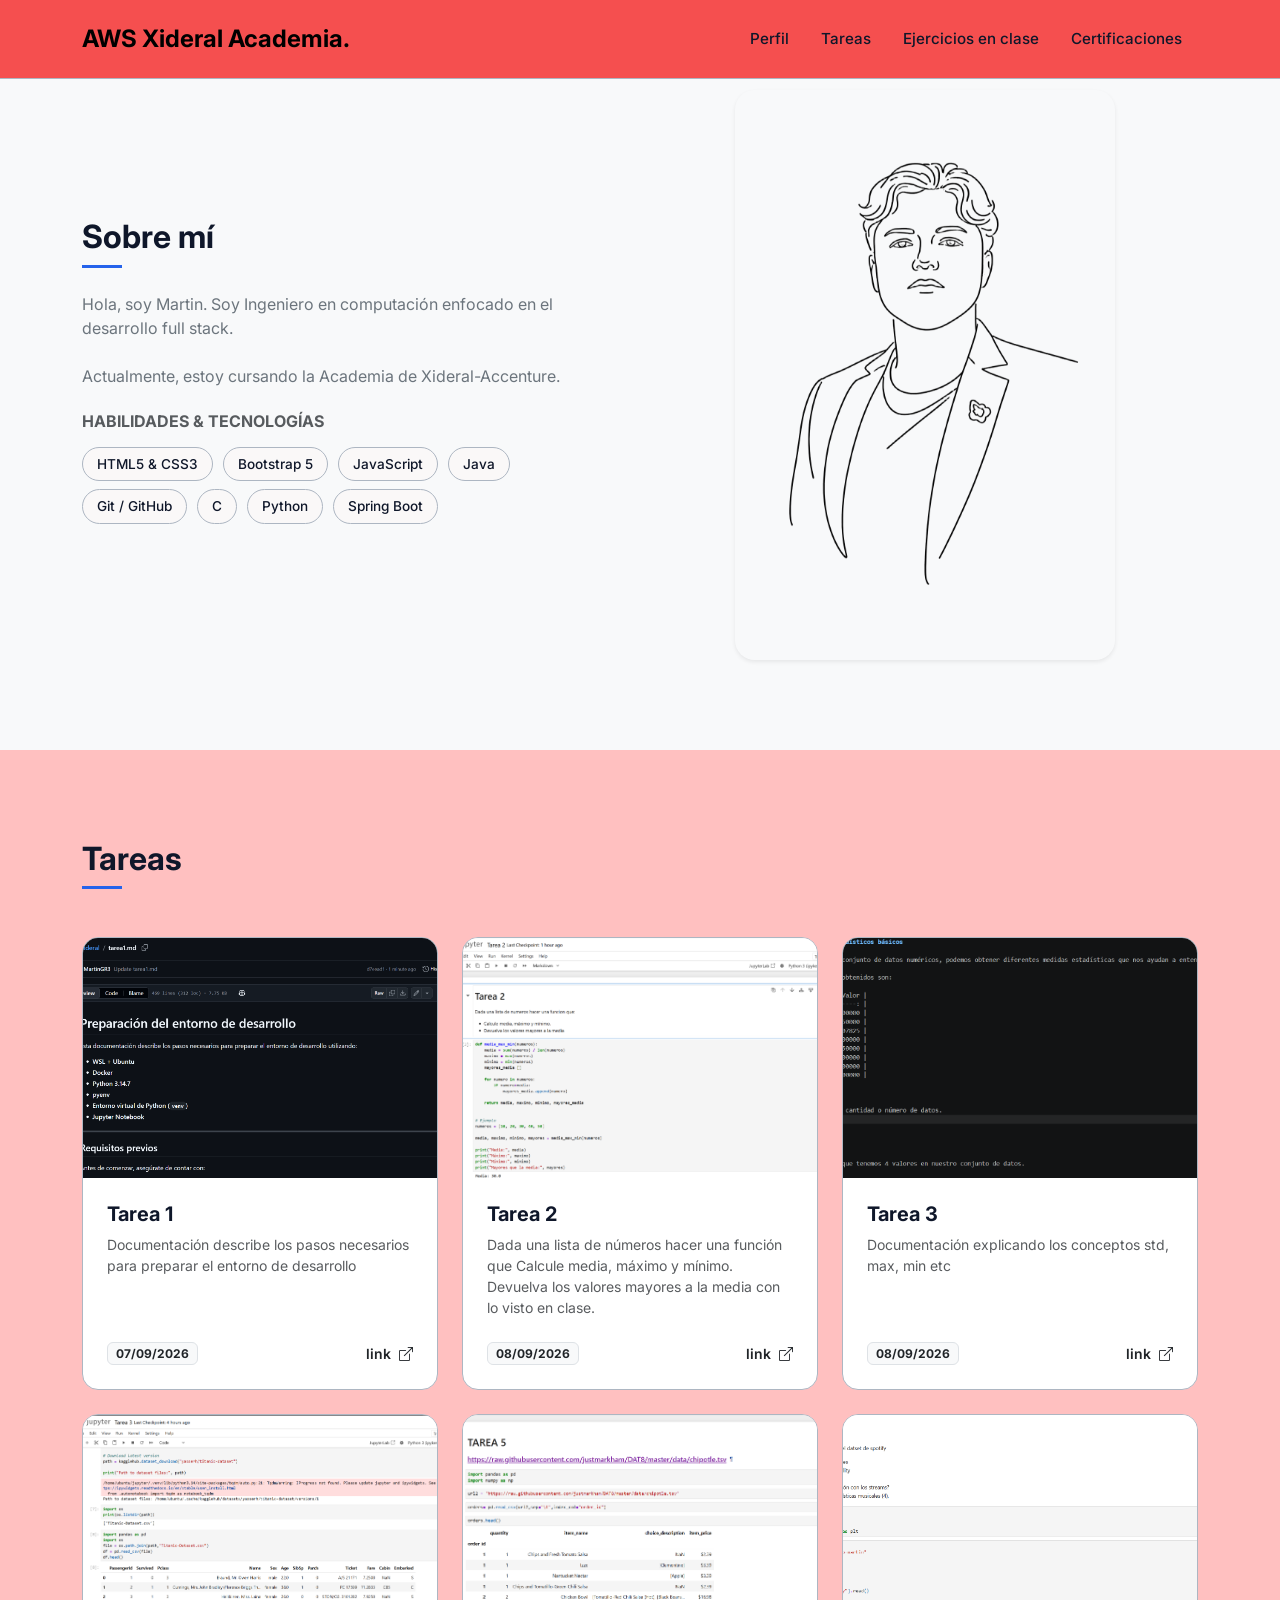
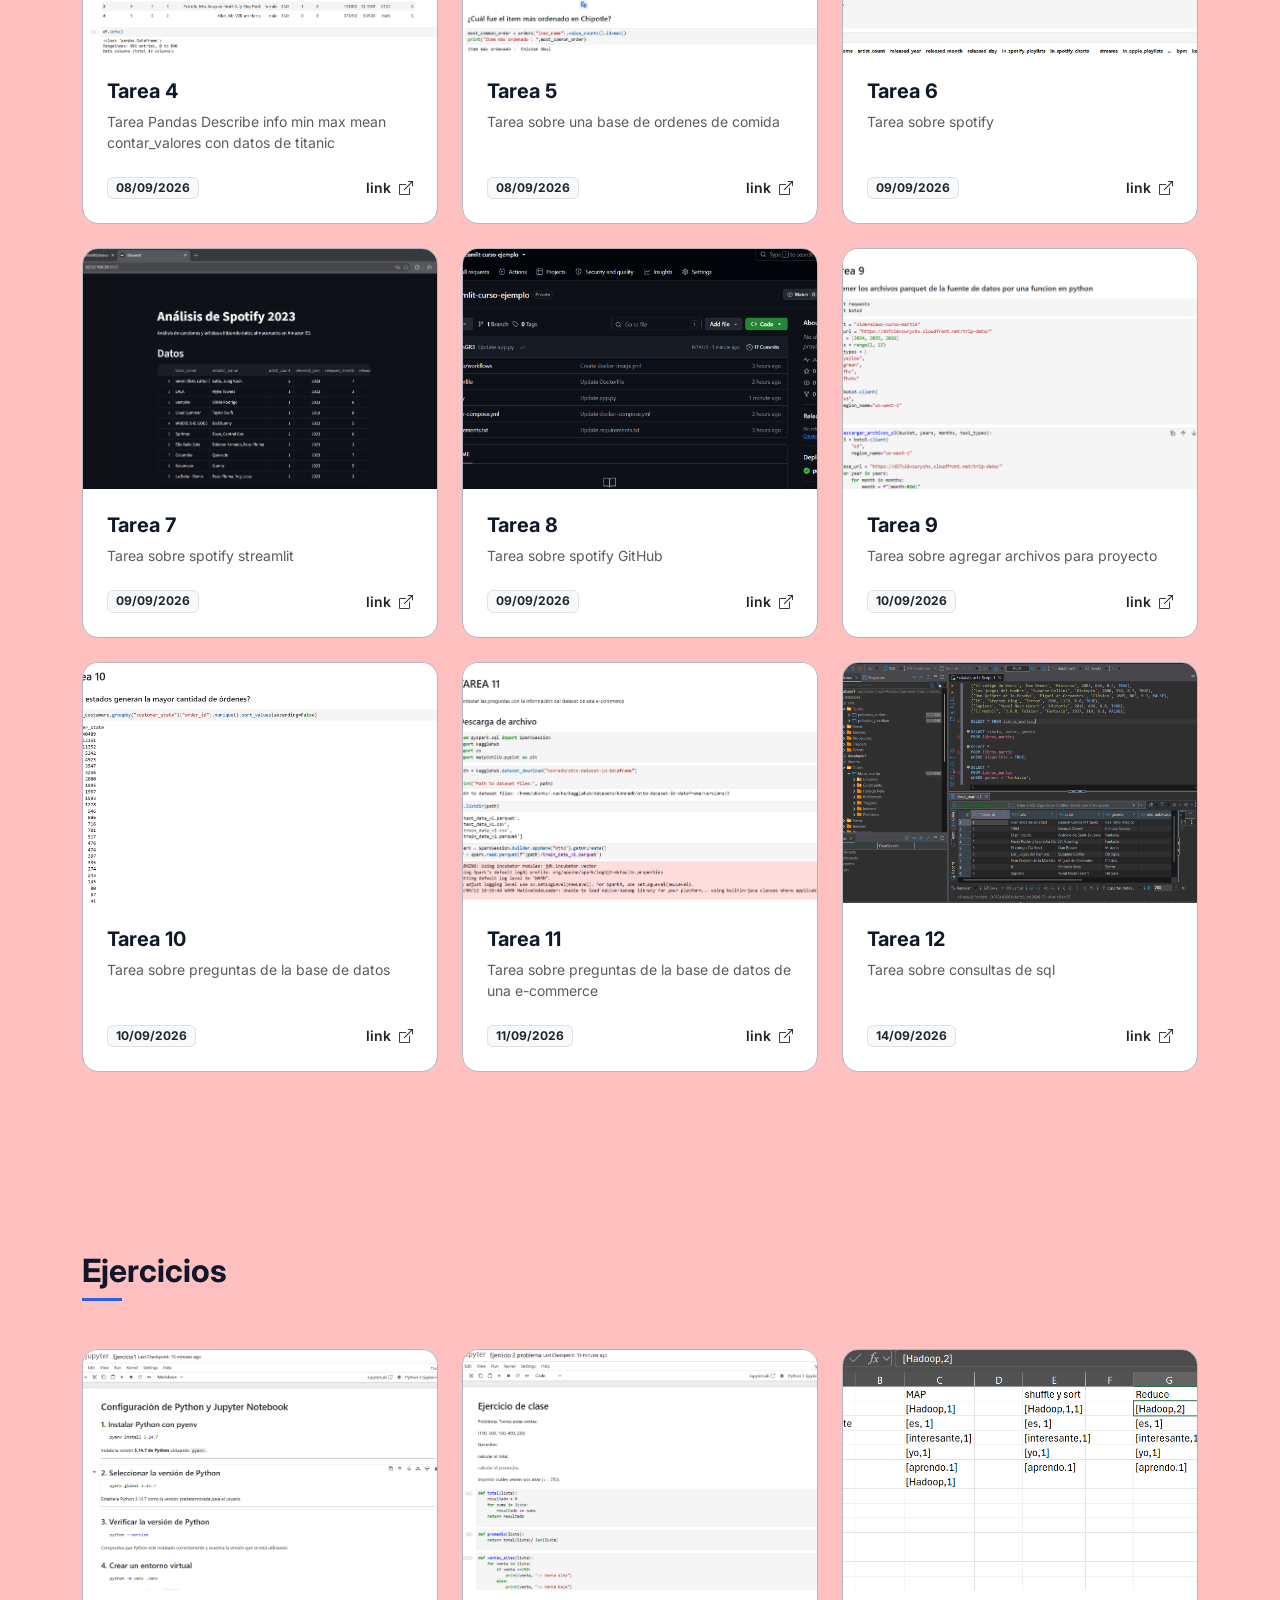
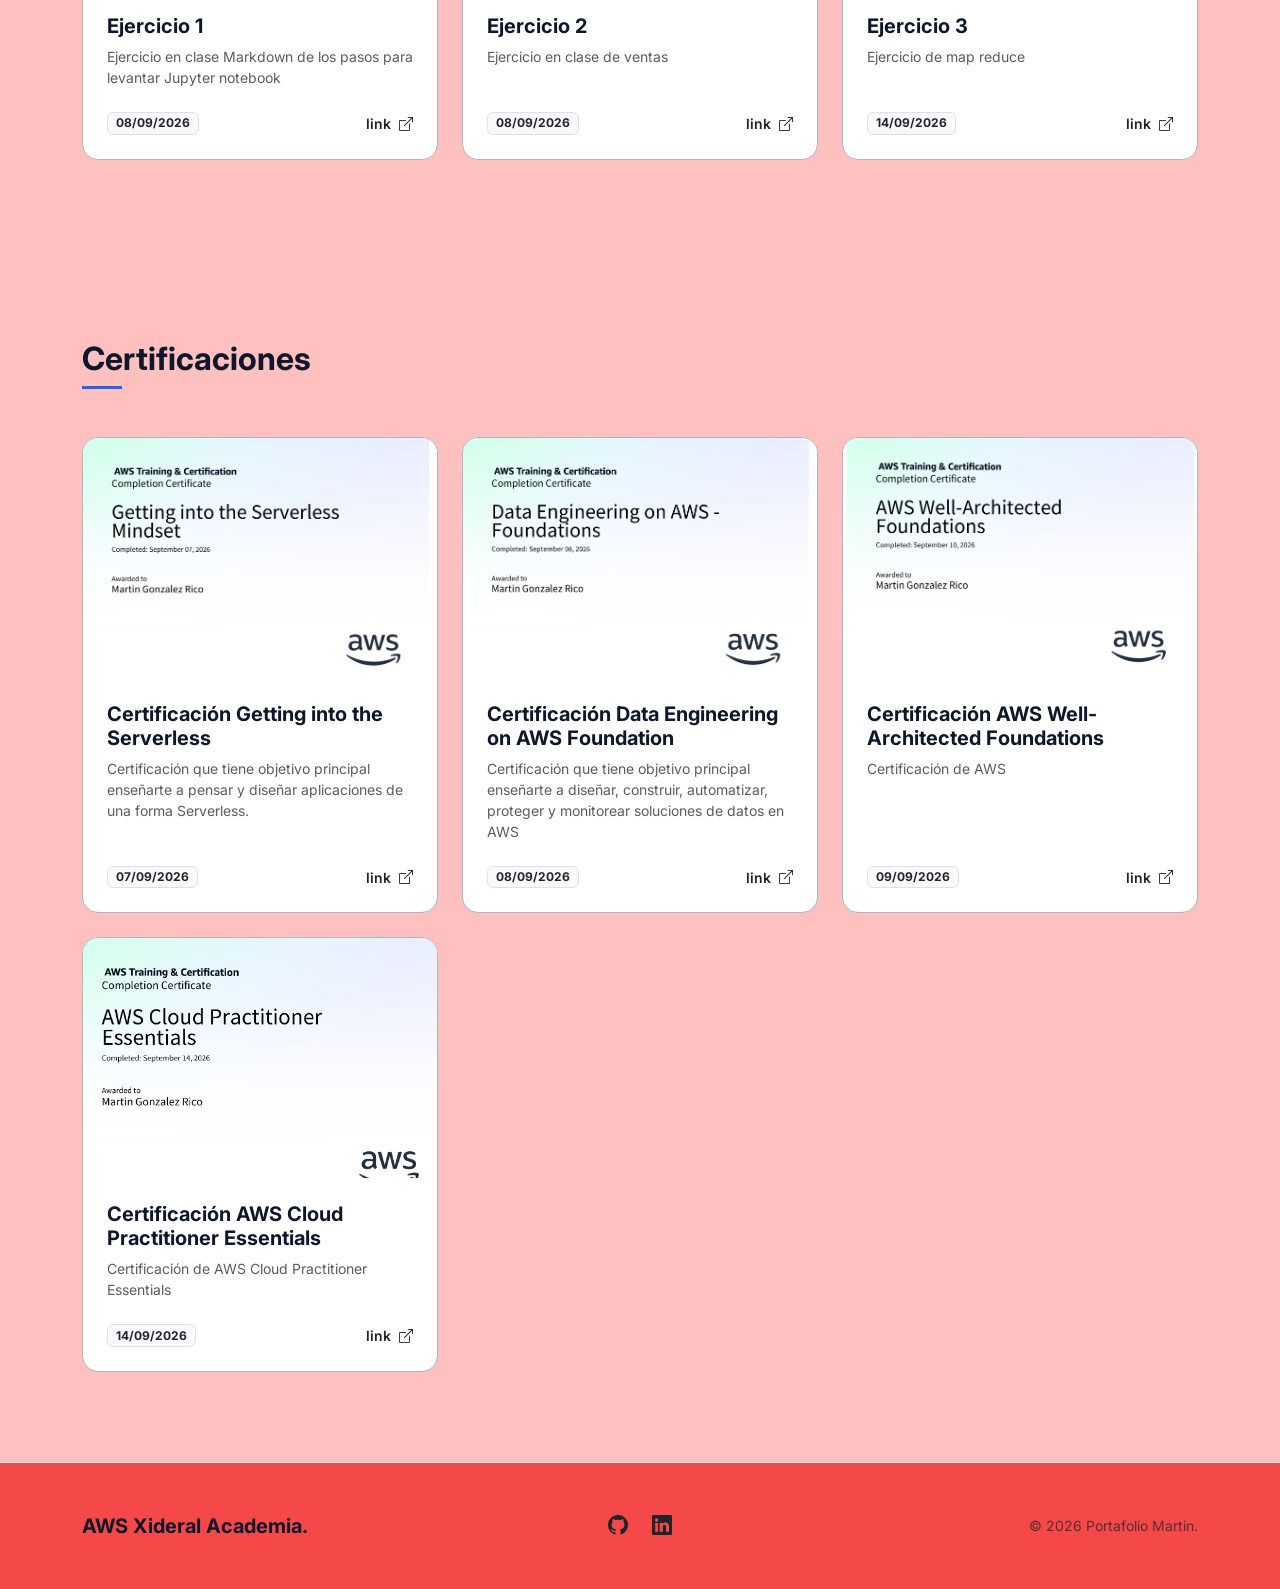
<file: index.html>
<!DOCTYPE html>
<html lang="es">
<head>
    <meta charset="UTF-8">
    <meta name="viewport" content="width=device-width, initial-scale=1.0">
    <title>Portafolio Xideral Academia</title>
    
    <!-- Bootstrap 5 CSS -->
    <link href="https://cdn.jsdelivr.net/npm/bootstrap@5.3.3/dist/css/bootstrap.min.css" rel="stylesheet">
    
    <!-- Bootstrap Icons -->
    <link rel="stylesheet" href="https://cdn.jsdelivr.net/npm/bootstrap-icons@1.11.3/font/bootstrap-icons.min.css">
    
    <!-- Google Fonts (Inter) -->
    <link rel="preconnect" href="https://fonts.googleapis.com">
    <link rel="preconnect" href="https://fonts.gstatic.com" crossorigin>
    <link href="https://fonts.googleapis.com/css2?family=Inter:wght@300;400;500;600;700;800&display=swap" rel="stylesheet">
    <link rel="stylesheet" href="styles.css">
</head>
<body>

    <!-- Navbar -->
    <nav class="navbar navbar-expand-lg navbar-custom fixed-top py-3">
        <div class="container">
            <a class="navbar-brand fw-bold fs-4 tracking-tight" href="#inicio">AWS Xideral Academia.</a>
            
            <button class="navbar-toggler border-0 shadow-none" type="button" data-bs-toggle="collapse" data-bs-target="#navbarNav" aria-controls="navbarNav" aria-expanded="false" aria-label="Toggle navigation">
                <i class="bi bi-list fs-2 text-dark"></i>
            </button>

            <div class="collapse navbar-collapse justify-content-end" id="navbarNav">
                <ul class="navbar-nav text-center py-3 py-lg-0">
                    <li class="nav-item">
                        <a class="nav-link" href="#sobre-mi">Perfil</a>
                    </li>
                    <li class="nav-item">
                        <a class="nav-link" href="#Tareas">Tareas</a>
                    </li>
                    <li class="nav-item">
                        <a class="nav-link" href="#Ejercicios">Ejercicios en clase</a>
                    </li>
                    <li class="nav-item">
                        <a class="nav-link" href="#Certificaciones">Certificaciones</a>
                    </li>
                </ul>
            </div>
        </div>
    </nav>

    <!-- Seccion: Sobre mí -->
    <section id="sobre-mi" class="bg-light">
        <div class="container">
            <div class="row align-items-center gy-5">
                <!-- Columna Texto -->
                <div class="col-lg-6 animate-on-scroll">
                    <div class="mb-4">
                        <h2 class="fw-bold fs-2 mb-2">Sobre mí</h2>
                        <div style="width: 40px; height: 3px; background-color: var(--accent-color);"></div>
                    </div>
                    
                    <p class="text-secondary leading-relaxed mb-4">
                        Hola, soy Martin. Soy Ingeniero en computación enfocado en el desarrollo full stack. 
                    </p>
                    <p class="text-secondary leading-relaxed mb-4">
                        Actualmente, estoy cursando la Academia de Xideral-Accenture.
                    </p>

                    <h5 class="fw-bold fs-6 mt-4 mb-3 text-uppercase tracking-wide text-muted">Habilidades & Tecnologías</h5>
                    <div>
                        <span class="skill-badge">HTML5 & CSS3</span>
                        <span class="skill-badge">Bootstrap 5</span>
                        <span class="skill-badge">JavaScript </span>
                        <span class="skill-badge">Java </span>
                        <span class="skill-badge">Git / GitHub</span>
                        <span class="skill-badge">C</span>
                        <span class="skill-badge">Python</span>
                        <span class="skill-badge">Spring Boot</span>
                    </div>
                </div>

                <!-- Columna Imagen / Detalle visual -->
                <div class="col-lg-6 animate-on-scroll">
                    <div class="profile-img-container">
                        <img src="img/foto.png" alt="Fotografía de Perfil" class="profile-img img-fluid shadow-sm">
                    </div>
                </div>
            </div>
        </div>
    </section>

    <!-- Seccion: Tarea -->
    <section id="Tareas">
        <div class="container">
            <div class="mb-5 animate-on-scroll">
                <h2 class="fw-bold fs-2 mb-2">Tareas</h2>
                <div style="width: 40px; height: 3px; background-color: var(--accent-color);"></div>
            </div>

            <div class="row g-4">
                <!-- Tarea -->
                <div class="col-md-6 col-lg-4 animate-on-scroll">
                    <div class="project-card d-flex flex-column">
                        <div class="project-img-wrapper">
                            <img src="img/tarea1.png" alt="tarea 1" class="project-img">
                        </div>
                        <div class="p-4 d-flex flex-column flex-grow-1">
                            <h3 class="fs-5 fw-bold mb-2">Tarea 1</h3>
                            <p class="text-muted small mb-4 flex-grow-1">
                                Documentación describe los pasos necesarios para preparar el entorno de desarrollo 
                            </p>
                            <div class="d-flex justify-content-between align-items-center">
                                <span class="badge text-bg-light text-dark border">07/09/2026</span>
                                <a href="tarea/Tarea1.md" class="text-dark fw-semibold text-decoration-none small">link <i class="bi bi-box-arrow-up-right ms-1"></i></a>
                            </div>
                        </div>
                    </div>
                </div>
                <div class="col-md-6 col-lg-4 animate-on-scroll">
                    <div class="project-card d-flex flex-column">
                        <div class="project-img-wrapper">
                            <img src="img/Tarea2.png" alt="tarea 2" class="project-img">
                        </div>
                        <div class="p-4 d-flex flex-column flex-grow-1">
                            <h3 class="fs-5 fw-bold mb-2">Tarea 2</h3>
                            <p class="text-muted small mb-4 flex-grow-1">
                                 Dada una lista de números hacer una función que  Calcule media, máximo y mínimo.
Devuelva los valores mayores a la media con lo visto en clase.
                            </p>
                            <div class="d-flex justify-content-between align-items-center">
                                <span class="badge text-bg-light text-dark border">08/09/2026</span>
                                <a href="tarea/Tarea2.html" class="text-dark fw-semibold text-decoration-none small">link <i class="bi bi-box-arrow-up-right ms-1"></i></a>
                            </div>
                        </div>
                    </div>
                </div>
                <div class="col-md-6 col-lg-4 animate-on-scroll">
                    <div class="project-card d-flex flex-column">
                        <div class="project-img-wrapper">
                            <img src="img/Tarea3.png" alt="tarea 3" class="project-img">
                        </div>
                        <div class="p-4 d-flex flex-column flex-grow-1">
                            <h3 class="fs-5 fw-bold mb-2">Tarea 3</h3>
                            <p class="text-muted small mb-4 flex-grow-1">
                                Documentación explicando los conceptos std, max, min etc
                            </p>
                            <div class="d-flex justify-content-between align-items-center">
                                <span class="badge text-bg-light text-dark border">08/09/2026</span>
                                <a href="tarea/Tarea3.md" class="text-dark fw-semibold text-decoration-none small">link <i class="bi bi-box-arrow-up-right ms-1"></i></a>
                            </div>
                        </div>
                    </div>
                </div>
                <div class="col-md-6 col-lg-4 animate-on-scroll">
                    <div class="project-card d-flex flex-column">
                        <div class="project-img-wrapper">
                            <img src="img/Tarea4.png" alt="tarea 4" class="project-img">
                        </div>
                        <div class="p-4 d-flex flex-column flex-grow-1">
                            <h3 class="fs-5 fw-bold mb-2">Tarea 4</h3>
                            <p class="text-muted small mb-4 flex-grow-1">
                                Tarea Pandas Describe info min max mean contar_valores con datos de titanic
                            </p>
                            <div class="d-flex justify-content-between align-items-center">
                                <span class="badge text-bg-light text-dark border">08/09/2026</span>
                                <a href="tarea/Tarea4.html" class="text-dark fw-semibold text-decoration-none small">link <i class="bi bi-box-arrow-up-right ms-1"></i></a>
                            </div>
                        </div>
                    </div>
                </div>
                <div class="col-md-6 col-lg-4 animate-on-scroll">
                    <div class="project-card d-flex flex-column">
                        <div class="project-img-wrapper">
                            <img src="img/Tarea5.png" alt="tarea 5" class="project-img">
                        </div>
                        <div class="p-4 d-flex flex-column flex-grow-1">
                            <h3 class="fs-5 fw-bold mb-2">Tarea 5</h3>
                            <p class="text-muted small mb-4 flex-grow-1">
                                Tarea sobre una base de ordenes de comida 
                            </p>
                            <div class="d-flex justify-content-between align-items-center">
                                <span class="badge text-bg-light text-dark border">08/09/2026</span>
                                <a href="tarea/Tarea5.html" class="text-dark fw-semibold text-decoration-none small">link <i class="bi bi-box-arrow-up-right ms-1"></i></a>
                            </div>
                        </div>
                    </div>
                </div>
                <div class="col-md-6 col-lg-4 animate-on-scroll">
                    <div class="project-card d-flex flex-column">
                        <div class="project-img-wrapper">
                            <img src="img/Tarea6.png" alt="tarea 6" class="project-img">
                        </div>
                        <div class="p-4 d-flex flex-column flex-grow-1">
                            <h3 class="fs-5 fw-bold mb-2">Tarea 6</h3>
                            <p class="text-muted small mb-4 flex-grow-1">
                                Tarea sobre spotify
                            </p>
                            <div class="d-flex justify-content-between align-items-center">
                                <span class="badge text-bg-light text-dark border">09/09/2026</span>
                                <a href="tarea/Tarea6.html" class="text-dark fw-semibold text-decoration-none small">link <i class="bi bi-box-arrow-up-right ms-1"></i></a>
                            </div>
                        </div>
                    </div>
                </div>
                <div class="col-md-6 col-lg-4 animate-on-scroll">
                    <div class="project-card d-flex flex-column">
                        <div class="project-img-wrapper">
                            <img src="img/Tarea7.png" alt="tarea 7" class="project-img">
                        </div>
                        <div class="p-4 d-flex flex-column flex-grow-1">
                            <h3 class="fs-5 fw-bold mb-2">Tarea 7</h3>
                            <p class="text-muted small mb-4 flex-grow-1">
                                Tarea sobre spotify streamlit
                            </p>
                            <div class="d-flex justify-content-between align-items-center">
                                <span class="badge text-bg-light text-dark border">09/09/2026</span>
                                <a href="http://52.53.194.39:8501/" class="text-dark fw-semibold text-decoration-none small">link <i class="bi bi-box-arrow-up-right ms-1"></i></a>
                            </div>
                        </div>
                    </div>
                </div>
                <div class="col-md-6 col-lg-4 animate-on-scroll">
                    <div class="project-card d-flex flex-column">
                        <div class="project-img-wrapper">
                            <img src="img/Tarea8.png" alt="tarea 8" class="project-img">
                        </div>
                        <div class="p-4 d-flex flex-column flex-grow-1">
                            <h3 class="fs-5 fw-bold mb-2">Tarea 8</h3>
                            <p class="text-muted small mb-4 flex-grow-1">
                                Tarea sobre spotify GitHub
                            </p>
                            <div class="d-flex justify-content-between align-items-center">
                                <span class="badge text-bg-light text-dark border">09/09/2026</span>
                                <a href="https://github.com/MartinGR3/streamlit-curso-ejemplo" class="text-dark fw-semibold text-decoration-none small">link <i class="bi bi-box-arrow-up-right ms-1"></i></a>
                            </div>
                        </div>
                    </div>
                </div>

                <div class="col-md-6 col-lg-4 animate-on-scroll">
                    <div class="project-card d-flex flex-column">
                        <div class="project-img-wrapper">
                            <img src="img/Tarea9.png" alt="tarea 9" class="project-img">
                        </div>
                        <div class="p-4 d-flex flex-column flex-grow-1">
                            <h3 class="fs-5 fw-bold mb-2">Tarea 9</h3>
                            <p class="text-muted small mb-4 flex-grow-1">
                                Tarea sobre agregar archivos para proyecto
                            </p>
                            <div class="d-flex justify-content-between align-items-center">
                                <span class="badge text-bg-light text-dark border">10/09/2026</span>
                                <a href="tarea/Tarea9.html" class="text-dark fw-semibold text-decoration-none small">link <i class="bi bi-box-arrow-up-right ms-1"></i></a>
                            </div>
                        </div>
                    </div>
                </div>
                <div class="col-md-6 col-lg-4 animate-on-scroll">
                    <div class="project-card d-flex flex-column">
                        <div class="project-img-wrapper">
                            <img src="img/Tarea10.png" alt="tarea 10" class="project-img">
                        </div>
                        <div class="p-4 d-flex flex-column flex-grow-1">
                            <h3 class="fs-5 fw-bold mb-2">Tarea 10</h3>
                            <p class="text-muted small mb-4 flex-grow-1">
                                Tarea sobre preguntas de la base de datos 
                            </p>
                            <div class="d-flex justify-content-between align-items-center">
                                <span class="badge text-bg-light text-dark border">10/09/2026</span>
                                <a href="tarea/Tarea10.html" class="text-dark fw-semibold text-decoration-none small">link <i class="bi bi-box-arrow-up-right ms-1"></i></a>
                            </div>
                        </div>
                    </div>
                </div>
                <div class="col-md-6 col-lg-4 animate-on-scroll">
                    <div class="project-card d-flex flex-column">
                        <div class="project-img-wrapper">
                            <img src="img/Tarea11.png" alt="tarea 11" class="project-img">
                        </div>
                        <div class="p-4 d-flex flex-column flex-grow-1">
                            <h3 class="fs-5 fw-bold mb-2">Tarea 11</h3>
                            <p class="text-muted small mb-4 flex-grow-1">
                                Tarea sobre preguntas de la base de datos de una e-commerce
                            </p>
                            <div class="d-flex justify-content-between align-items-center">
                                <span class="badge text-bg-light text-dark border">11/09/2026</span>
                                <a href="tarea/Tarea11.html" class="text-dark fw-semibold text-decoration-none small">link <i class="bi bi-box-arrow-up-right ms-1"></i></a>
                            </div>
                        </div>
                    </div>
                </div>
                 <div class="col-md-6 col-lg-4 animate-on-scroll">
                    <div class="project-card d-flex flex-column">
                        <div class="project-img-wrapper">
                            <img src="img/Tarea12.png" alt="tarea 12" class="project-img">
                        </div>
                        <div class="p-4 d-flex flex-column flex-grow-1">
                            <h3 class="fs-5 fw-bold mb-2">Tarea 12</h3>
                            <p class="text-muted small mb-4 flex-grow-1">
                                Tarea sobre consultas de sql
                            </p>
                            <div class="d-flex justify-content-between align-items-center">
                                <span class="badge text-bg-light text-dark border">14/09/2026</span>
                                <a href="tarea/Tarea12.md" class="text-dark fw-semibold text-decoration-none small">link <i class="bi bi-box-arrow-up-right ms-1"></i></a>
                            </div>
                        </div>
                    </div>
                </div>


            </div>
        </div>
    </section>

    <section id="Ejercicios">
        <div class="container">
            <div class="mb-5 animate-on-scroll">
                <h2 class="fw-bold fs-2 mb-2">Ejercicios</h2>
                <div style="width: 40px; height: 3px; background-color: var(--accent-color);"></div>
            </div>

            <div class="row g-4">
                <!-- Ejercicio-->
                <div class="col-md-6 col-lg-4 animate-on-scroll">
                    <div class="project-card d-flex flex-column">
                        <div class="project-img-wrapper">
                            <img src="img/Ejercicio1.png" alt="Ejercicio 1" class="project-img">
                        </div>
                        <div class="p-4 d-flex flex-column flex-grow-1">
                            <h3 class="fs-5 fw-bold mb-2">Ejercicio 1</h3>
                            <p class="text-muted small mb-4 flex-grow-1">
                                Ejercicio en clase Markdown de los pasos para levantar Jupyter notebook
                            </p>
                            <div class="d-flex justify-content-between align-items-center">
                                <span class="badge text-bg-light text-dark border">08/09/2026</span>
                                <a href="Ejercicio/Ejercicio1.html" class="text-dark fw-semibold text-decoration-none small">link <i class="bi bi-box-arrow-up-right ms-1"></i></a>
                            </div>
                        </div>
                    </div>
                </div>
                <div class="col-md-6 col-lg-4 animate-on-scroll">
                    <div class="project-card d-flex flex-column">
                        <div class="project-img-wrapper">
                            <img src="img/Ejercicio2.png" alt="Ejercicio 2" class="project-img">
                        </div>
                        <div class="p-4 d-flex flex-column flex-grow-1">
                            <h3 class="fs-5 fw-bold mb-2">Ejercicio 2</h3>
                            <p class="text-muted small mb-4 flex-grow-1">
                                Ejercicio en clase de ventas
                            </p>
                            <div class="d-flex justify-content-between align-items-center">
                                <span class="badge text-bg-light text-dark border">08/09/2026</span>
                                <a href="Ejercicio/Ejercicio 2 problema.html" class="text-dark fw-semibold text-decoration-none small">link <i class="bi bi-box-arrow-up-right ms-1"></i></a>
                            </div>
                        </div>
                    </div>
                </div>
                <div class="col-md-6 col-lg-4 animate-on-scroll">
                    <div class="project-card d-flex flex-column">
                        <div class="project-img-wrapper">
                            <img src="img/Ejercicio3.png" alt="Ejercicio 3" class="project-img">
                        </div>
                        <div class="p-4 d-flex flex-column flex-grow-1">
                            <h3 class="fs-5 fw-bold mb-2">Ejercicio 3</h3>
                            <p class="text-muted small mb-4 flex-grow-1">
                                Ejercicio de map reduce
                            </p>
                            <div class="d-flex justify-content-between align-items-center">
                                <span class="badge text-bg-light text-dark border">14/09/2026</span>
                                <a href="Ejercicio/EjercicioMapReduce.xlsx" class="text-dark fw-semibold text-decoration-none small">link <i class="bi bi-box-arrow-up-right ms-1"></i></a>
                            </div>
                        </div>
                    </div>
                </div>
            </div>
        </div>
    </section>

    <section id="Certificaciones">
        <div class="container">
            <div class="mb-5 animate-on-scroll">
                <h2 class="fw-bold fs-2 mb-2">Certificaciones</h2>
                <div style="width: 40px; height: 3px; background-color: var(--accent-color);"></div>
            </div>

            <div class="row g-4">
                <!-- Certificación-->
                <div class="col-md-6 col-lg-4 animate-on-scroll">
                    <div class="project-card d-flex flex-column">
                        <div class="project-img-wrapper">
                            <img src="img/Serverless.png" alt="Certificación 1" class="project-img">
                        </div>
                        <div class="p-4 d-flex flex-column flex-grow-1">
                            <h3 class="fs-5 fw-bold mb-2">Certificación Getting into the Serverless</h3>
                            <p class="text-muted small mb-4 flex-grow-1">
                                Certificación que tiene objetivo principal enseñarte a pensar y diseñar aplicaciones de una forma Serverless.
                            </p>
                            <div class="d-flex justify-content-between align-items-center">
                                <span class="badge text-bg-light text-dark border">07/09/2026</span>
                                <a href="certificacion/Getting into the Serverless.pdf" class="text-dark fw-semibold text-decoration-none small">link <i class="bi bi-box-arrow-up-right ms-1"></i></a>
                            </div>
                        </div>
                    </div>
                </div>
                
                <div class="col-md-6 col-lg-4 animate-on-scroll">
                    <div class="project-card d-flex flex-column">
                        <div class="project-img-wrapper">
                            <img src="img/Data.png" alt="Certificación 2" class="project-img">
                        </div>
                        <div class="p-4 d-flex flex-column flex-grow-1">
                            <h3 class="fs-5 fw-bold mb-2">Certificación Data Engineering on AWS Foundation</h3>
                            <p class="text-muted small mb-4 flex-grow-1">
                                Certificación que tiene objetivo principal enseñarte a diseñar, construir, automatizar, proteger y monitorear soluciones de datos en AWS 
                            </p>
                            <div class="d-flex justify-content-between align-items-center">
                                <span class="badge text-bg-light text-dark border">08/09/2026</span>
                                <a href="certificacion/Data Engineering on AWS.pdf" class="text-dark fw-semibold text-decoration-none small">link <i class="bi bi-box-arrow-up-right ms-1"></i></a>
                            </div>
                        </div>
                    </div>
                </div>

                 <div class="col-md-6 col-lg-4 animate-on-scroll">
                    <div class="project-card d-flex flex-column">
                        <div class="project-img-wrapper">
                            <img src="img/Architected.png" alt="Certificación 3" class="project-img">
                        </div>
                        <div class="p-4 d-flex flex-column flex-grow-1">
                            <h3 class="fs-5 fw-bold mb-2">Certificación AWS Well-Architected Foundations</h3>
                            <p class="text-muted small mb-4 flex-grow-1">
                                Certificación de AWS 
                            </p>
                            <div class="d-flex justify-content-between align-items-center">
                                <span class="badge text-bg-light text-dark border">09/09/2026</span>
                                <a href="certificacion/AWS Well-Architected.pdf" class="text-dark fw-semibold text-decoration-none small">link <i class="bi bi-box-arrow-up-right ms-1"></i></a>
                            </div>
                        </div>
                    </div>
                </div>
                <div class="col-md-6 col-lg-4 animate-on-scroll">
                    <div class="project-card d-flex flex-column">
                        <div class="project-img-wrapper">
                            <img src="img/aws.png" alt="Certificación 4" class="project-img">
                        </div>
                        <div class="p-4 d-flex flex-column flex-grow-1">
                            <h3 class="fs-5 fw-bold mb-2">Certificación AWS Cloud Practitioner Essentials</h3>
                            <p class="text-muted small mb-4 flex-grow-1">
                                Certificación de AWS Cloud Practitioner Essentials
                            </p>
                            <div class="d-flex justify-content-between align-items-center">
                                <span class="badge text-bg-light text-dark border">14/09/2026</span>
                                <a href="certificacion/AWS Cloud Practitioner.pdf" class="text-dark fw-semibold text-decoration-none small">link <i class="bi bi-box-arrow-up-right ms-1"></i></a>
                            </div>
                        </div>
                    </div>
                </div>

            </div>
        </div>
    </section>

    <footer class="py-5 border-top border-light-subtle">
        <div class="container">
            <div class="row align-items-center gy-3">
                <div class="col-md-4 text-center text-md-start">
                    <span class="fw-bold fs-5">AWS Xideral Academia.</span>
                </div>
                <div class="col-md-4 text-center">
                    <div class="d-flex justify-content-center gap-4 fs-5">
                        <a href="#" class="text-dark text-decoration-none"><i class="bi bi-github"></i></a>
                        <a href="#" class="text-dark text-decoration-none"><i class="bi bi-linkedin"></i></a>
                    </div>
                </div>
                <div class="col-md-4 text-center text-md-end text-muted small">
                    &copy; <span id="year"></span> Portafolio Martin.
                </div>
            </div>
        </div>
    </footer>

    <!-- Bootstrap JS -->
    <script src="https://cdn.jsdelivr.net/npm/bootstrap@5.3.3/dist/js/bootstrap.bundle.min.js"></script>

    <script src="script.js"></script>
</body>
</html>
</file>
<file: styles.css>
:root {
            --bg-body: #ffbabae6;
            --bg-alt: #faf8f8;
            --text-main: #0f172a;
            --text-muted: #64748b;
            --accent-color: #2563eb;
            --border-color: #adb6c2;
        }

        body {
            font-family: 'Inter', sans-serif;
            color: var(--text-main);
            background-color: var(--bg-body);
            overflow-x: hidden;
        }

        html {
            scroll-behavior: smooth;
        }
        footer{
            background-color: rgba(244, 60, 60, 0.9);
        }

        /* Navbar personalizado */
        .navbar-custom {
            background-color: rgba(244, 60, 60, 0.9);
            backdrop-filter: blur(10px);
            border-bottom: 1px solid var(--border-color);
            transition: all 0.3s ease;
        }

        .nav-link {
            color: var(--text-main);
            font-weight: 500;
            font-size: 0.95rem;
            margin: 0 0.5rem;
            transition: color 0.2s ease;
        }

        .nav-link:hover, .nav-link.active {
            color: var(--accent-color);
        }

        /* Secciones y espaciado */
        section {
            padding: 90px 0;
        }

        .hero-section {
            min-height: 100vh;
            display: flex;
            align-items: center;
            padding-top: 120px;
        }

        /* Tipografía estilizada */
        .hero-title {
            font-size: clamp(2.5rem, 6vw, 4.5rem);
            font-weight: 800;
            letter-spacing: -0.03em;
            line-height: 1.1;
        }

        .hero-subtitle {
            font-size: 1.15rem;
            color: var(--text-muted);
            font-weight: 300;
            max-width: 600px;
        }

        /* Botones personalizados */
        .btn-custom-dark {
            background-color: var(--text-main);
            color: #ffffff;
            border-radius: 50px;
            padding: 12px 28px;
            font-weight: 500;
            border: 1px solid var(--text-main);
            transition: all 0.3s ease;
        }

        .btn-custom-dark:hover {
            background-color: #1e293b;
            color: #ffffff;
            transform: translateY(-2px);
        }

        .btn-custom-outline {
            background-color: transparent;
            color: var(--text-main);
            border-radius: 50px;
            padding: 12px 28px;
            font-weight: 500;
            border: 1px solid var(--border-color);
            transition: all 0.3s ease;
        }

        .btn-custom-outline:hover {
            border-color: var(--text-main);
            background-color: var(--bg-alt);
            transform: translateY(-2px);
        }

        /* Tarjetas de Proyectos */
        .project-card {
            border: 1px solid var(--border-color);
            border-radius: 16px;
            overflow: hidden;
            background-color: #ffffff;
            transition: transform 0.3s ease, box-shadow 0.3s ease;
            height: 100%;
        }

        .project-card:hover {
            transform: translateY(-6px);
            box-shadow: 0 20px 25px -5px rgba(0, 0, 0, 0.05), 0 8px 10px -6px rgba(0, 0, 0, 0.01);
        }

        .project-img-wrapper {
            position: relative;
            overflow: hidden;
            background-color: var(--bg-alt);
        }

        .project-img {
            width: 100%;
            height: 240px;
            object-fit: cover;
            transition: transform 0.5s ease;
        }

        .project-card:hover .project-img {
            transform: scale(1.05);
        }

        .skill-badge {
            background-color: var(--bg-alt);
            color: var(--text-main);
            border: 1px solid var(--border-color);
            padding: 6px 14px;
            border-radius: 30px;
            font-size: 0.85rem;
            font-weight: 500;
            display: inline-block;
            margin-right: 6px;
            margin-bottom: 8px;
        }

        /* Foto de perfil minimalista */
        .profile-img-container {
            position: relative;
            max-width: 380px;
            margin: 0 auto;
        }

        .profile-img {
            border-radius: 20px;
            width: 100%;
            height: auto;
            filter: grayscale(100%);
            transition: filter 0.5s ease;
        }

        .profile-img-container:hover .profile-img {
            filter: grayscale(0%);
        }

        /* Animación suave de scroll */
        .animate-on-scroll {
            opacity: 0;
            transform: translateY(30px);
            transition: opacity 0.8s ease-out, transform 0.8s ease-out;
        }

        
        .animate-on-scroll.is-visible {
            opacity: 1;
            transform: translateY(0);
        }

        /* Custom Scrollbar */
        ::-webkit-scrollbar {
            width: 8px;
        }
        ::-webkit-scrollbar-track {
            background: #f1f1f1;
        }
        ::-webkit-scrollbar-thumb {
            background: #cbd5e1;
            border-radius: 4px;
        }
        ::-webkit-scrollbar-thumb:hover {
            background: #94a3b8;
        }
</file>
